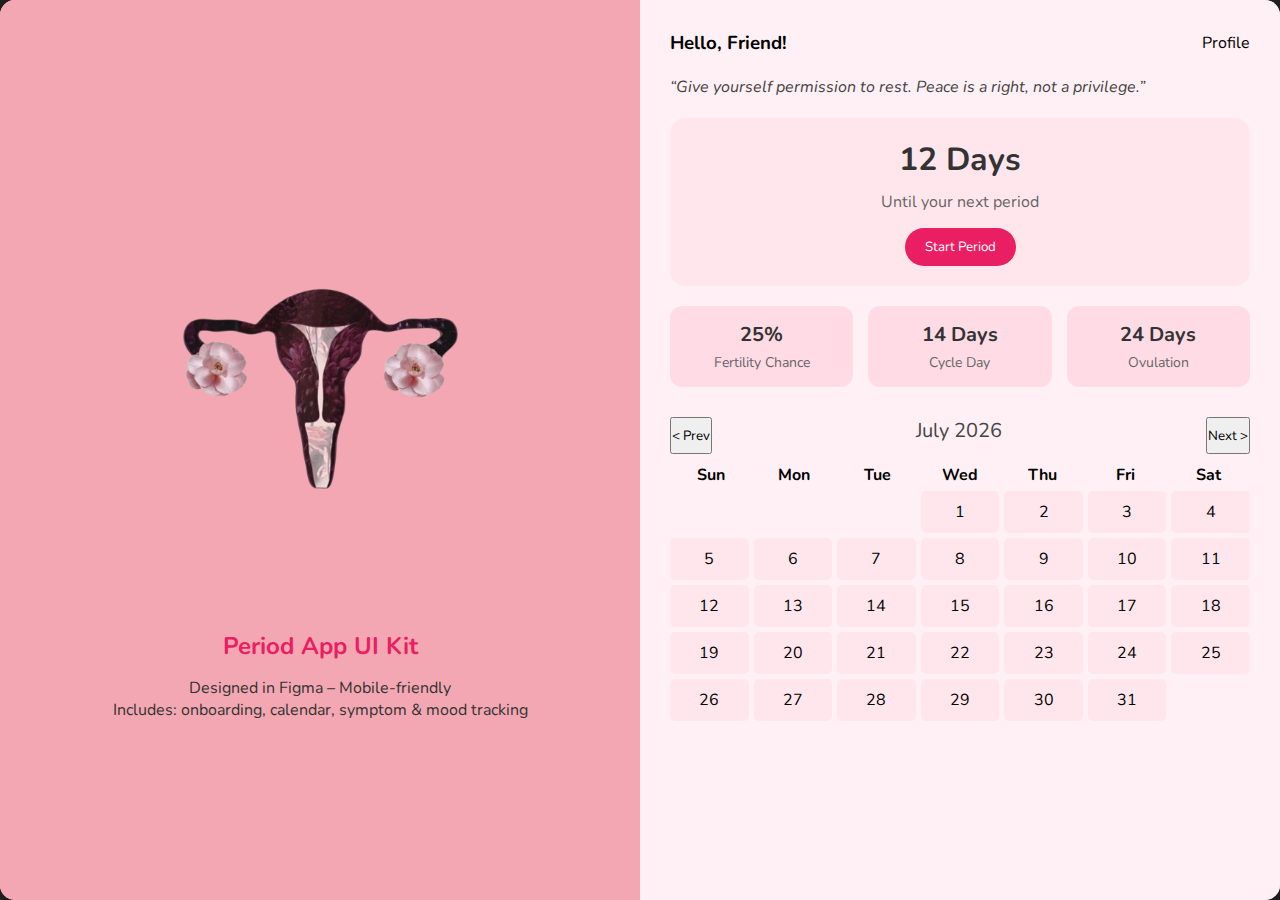
<file: Violet/tracker.html>
<!DOCTYPE html>
<html lang="en">
<head>
  <meta charset="UTF-8" />
  <meta name="viewport" content="width=device-width, initial-scale=1.0"/>
  <title>Period Tracker UI</title>
  <link href="https://fonts.googleapis.com/css2?family=Nunito:wght@400;700&display=swap" rel="stylesheet">
  <style>
    * {
      box-sizing: border-box;
      margin: 0;
      padding: 0;
      font-family: 'Nunito', sans-serif;
    }

    html, body {
      height: 100%;
      width: 100%;
    }

    body {
      background-color: #1e1e1e;
      display: flex;
      justify-content: center;
      align-items: center;
    }

    .container {
      background-color: #fdd1dc;
      border-radius: 15px;
      display: flex;
      width: 100%;
      height: 100vh;
      overflow: hidden;
    }

    .left {
      width: 50%;
      background-color: #f3a7b2;
      padding: 40px;
      display: flex;
      flex-direction: column;
      align-items: center;
      justify-content: center;
      text-align: center;
    }

    .left img.main-icon {
      width: 320px;
      height: auto;
      margin-bottom: 30px;
    }

    .left h1 {
      color: #e91e63;
      font-size: 24px;
      margin-bottom: 15px;
    }

    .left p {
      font-size: 16px;
      color: #333;
    }

    .right {
      width: 50%;
      padding: 30px;
      background-color: #fff0f5;
      display: flex;
      flex-direction: column;
      overflow-y: auto;
    }

    .header {
      display: flex;
      justify-content: space-between;
      align-items: center;
      margin-bottom: 20px;
    }

    .quote {
      font-style: italic;
      margin-bottom: 20px;
      color: #444;
    }

    .countdown {
      background: #ffe6ec;
      padding: 20px;
      border-radius: 15px;
      text-align: center;
      margin-bottom: 20px;
    }

    .countdown h2 {
      font-size: 32px;
      color: #333;
    }

    .countdown p {
      margin-top: 10px;
      color: #666;
    }

    .countdown button {
      background-color: #e91e63;
      color: white;
      padding: 10px 20px;
      border: none;
      border-radius: 20px;
      margin-top: 15px;
      cursor: pointer;
    }

    .stats {
      display: flex;
      justify-content: space-between;
      gap: 15px;
      margin-bottom: 20px;
    }

    .stat {
      background-color: #ffdbe5;
      border-radius: 12px;
      padding: 15px;
      flex: 1;
      text-align: center;
    }

    .stat h3 {
      font-size: 20px;
      color: #333;
    }

    .stat p {
      font-size: 14px;
      color: #666;
      margin-top: 5px;
    }

    .month-display {
      text-align: center;
      font-size: 20px;
      margin-bottom: 10px;
      color: #444;
    }

    .calendar-header {
      display: grid;
      grid-template-columns: repeat(7, 1fr);
      font-weight: bold;
      margin-bottom: 5px;
      text-align: center;
    }

    .calendar-grid {
      display: grid;
      grid-template-columns: repeat(7, 1fr);
      gap: 5px;
    }

    .calendar-cell {
      padding: 10px;
      text-align: center;
      background-color: #ffe6ec;
      border-radius: 5px;
      cursor: pointer;
    }

    .calendar-cell.marked {
      background-color: #e91e63;
      color: white;
    }

    .calendar-cell.start-period {
      background-color: #ff4081;
      color: white;
      font-weight: bold;
    }

    .calendar-cell.end-period {
      background-color: #c2185b;
      color: white;
      font-weight: bold;
    }
    .calendar-nav {
      display: flex;
      justify-content: space-between;
      margin: 10px 0;
    }
  </style>
</head>
<body>
  <div class="container">
    <div class="left">
      <img class="main-icon" src="pictures/ovary.png" alt="Moon Icon" />
      <h1>Period App UI Kit</h1>
      <p>Designed in Figma – Mobile-friendly<br>Includes: onboarding, calendar, symptom & mood tracking</p>
    </div>
    <div class="right">
      <div class="header">
        <h3>Hello, Friend!</h3>
        <span>Profile</span>
      </div>
      <div class="quote">
        “Give yourself permission to rest. Peace is a right, not a privilege.”
      </div>
      <div class="countdown">
        <h2 id="days-left">12 Days</h2>
        <p id="next-period-text">Until your next period</p>
        <button onclick="startPeriod()">Start Period</button>
      </div>
      <div class="stats">
        <div class="stat">
          <h3>25%</h3>
          <p>Fertility Chance</p>
        </div>
        <div class="stat">
          <h3>14 Days</h3>
          <p>Cycle Day</p>
        </div>
        <div class="stat">
          <h3>24 Days</h3>
          <p>Ovulation</p>
        </div>
      </div>
      <div class="calendar-nav">
        <button onclick="changeMonth(-1)">&lt; Prev</button>
        <div class="month-display" id="monthDisplay"></div>
        <button onclick="changeMonth(1)">Next &gt;</button>
      </div>
      <div class="calendar-header">
        <div>Sun</div><div>Mon</div><div>Tue</div><div>Wed</div><div>Thu</div><div>Fri</div><div>Sat</div>
      </div>
      <div class="calendar-grid" id="calendar"></div>
    </div>
  </div>

  <script>
    let currentDate = new Date();
    let startDate = null;
    let endDate = null;

    function startPeriod() {
      const daysLeft = document.getElementById("days-left");
      const nextPeriodText = document.getElementById("next-period-text");
      daysLeft.innerText = "Period Started!";
      alert("Select the end date of your period from the calendar.");

      const today = new Date();
      startDate = today;
      endDate = null;

      localStorage.setItem("lastStartDate", today.toISOString());

      const allCells = document.querySelectorAll(".calendar-cell");
      allCells.forEach(cell => {
        cell.classList.remove("start-period", "end-period", "marked", "predicted-start");
        const cellDate = new Date(cell.dataset.date);
        if (cellDate.toDateString() === today.toDateString()) {
          cell.classList.add("start-period");
        }
      });

      const lastStartDateStr = localStorage.getItem("lastStartDate");
      const lastEndDateStr = localStorage.getItem("lastEndDate");
      if (lastStartDateStr && lastEndDateStr) {
        const lastStart = new Date(lastStartDateStr);
        const lastEnd = new Date(lastEndDateStr);
        const lastLength = dateFns.differenceInCalendarDays(lastEnd, lastStart);
        const predictedEnd = dateFns.addDays(today, lastLength);
        endDate = predictedEnd;
        localStorage.setItem("lastEndDate", predictedEnd.toISOString());
        markRange(startDate, endDate);
        estimateNextPeriod();
      }
    }

    function createCalendar() {
      const calendar = document.getElementById("calendar");
      const monthDisplay = document.getElementById("monthDisplay");
      calendar.innerHTML = "";

      const year = currentDate.getFullYear();
      const month = currentDate.getMonth();

      const monthNames = ["January", "February", "March", "April", "May", "June", "July", "August",
        "September", "October", "November", "December"];
      monthDisplay.textContent = `${monthNames[month]} ${year}`;

      const firstDay = new Date(year, month, 1);
      const lastDay = new Date(year, month + 1, 0);
      const startWeekday = firstDay.getDay();
      const totalDays = lastDay.getDate();

      for (let i = 0; i < startWeekday; i++) {
        const emptyCell = document.createElement("div");
        calendar.appendChild(emptyCell);
      }

      for (let day = 1; day <= totalDays; day++) {
        const date = new Date(year, month, day);
        const cell = document.createElement("div");
        cell.classList.add("calendar-cell");
        cell.textContent = day;
        cell.dataset.date = date.toISOString().split('T')[0];
        cell.addEventListener("click", () => handleDayClick(date, cell));
        calendar.appendChild(cell);
      }

      restoreLastCycle();
    }

    function changeMonth(offset) {
      currentDate.setMonth(currentDate.getMonth() + offset);
      createCalendar();
    }

    function handleDayClick(date, cell) {
      const allCells = document.querySelectorAll(".calendar-cell");
      if (!startDate || (startDate && endDate)) {
        startDate = date;
        endDate = null;
        allCells.forEach(c => c.classList.remove("start-period", "end-period", "marked"));
        cell.classList.add("start-period");
        localStorage.setItem("lastStartDate", date.toISOString());
      } else if (date > startDate) {
        endDate = date;
        localStorage.setItem("lastEndDate", endDate.toISOString());
        markRange(startDate, endDate);
        estimateNextPeriod();
      }
    }

    function markRange(start, end) {
      const allCells = document.querySelectorAll(".calendar-cell");
      allCells.forEach(c => {
        const cDate = new Date(c.dataset.date);
        c.classList.remove("start-period", "end-period", "marked", "predicted-start");
        if (cDate.toDateString() === start.toDateString()) {
          c.classList.add("start-period");
        } else if (cDate.toDateString() === end.toDateString()) {
          c.classList.add("end-period");
        } else if (cDate > start && cDate < end) {
          c.classList.add("marked");
        }
      });
    }

    function estimateNextPeriod() {
      const nextPeriodText = document.getElementById("next-period-text");
      const daysLeft = document.getElementById("days-left");

      const lastStartDateStr = localStorage.getItem("lastStartDate");
      const lastEndDateStr = localStorage.getItem("lastEndDate");
      if (!lastStartDateStr || !lastEndDateStr) return;

      const lastStartDate = new Date(lastStartDateStr);
      const nextStart = dateFns.addDays(lastStartDate, 28);

      const today = new Date();
      const diff = dateFns.differenceInCalendarDays(nextStart, today);
      const formattedNext = dateFns.format(nextStart, 'MMM d');

      if (diff >= 0) {
        daysLeft.innerText = `${diff} Days`;
        nextPeriodText.innerText = `Until your next period on ${formattedNext}`;
      } else {
        nextPeriodText.innerText = `Next period estimated on ${formattedNext}`;
      }

      // Mark predicted date if in current calendar view
      const predictedStr = nextStart.toISOString().split('T')[0];
      const predictedCell = document.querySelector(`.calendar-cell[data-date='${predictedStr}']`);
      if (predictedCell) predictedCell.classList.add("predicted-start");
    }

    function restoreLastCycle() {
      const lastStartDateStr = localStorage.getItem("lastStartDate");
      const lastEndDateStr = localStorage.getItem("lastEndDate");
      if (!lastStartDateStr || !lastEndDateStr) return;

      startDate = new Date(lastStartDateStr);
      endDate = new Date(lastEndDateStr);
      markRange(startDate, endDate);
      estimateNextPeriod();
    }

    createCalendar();
  </script>
</body>
</html>
</file>
